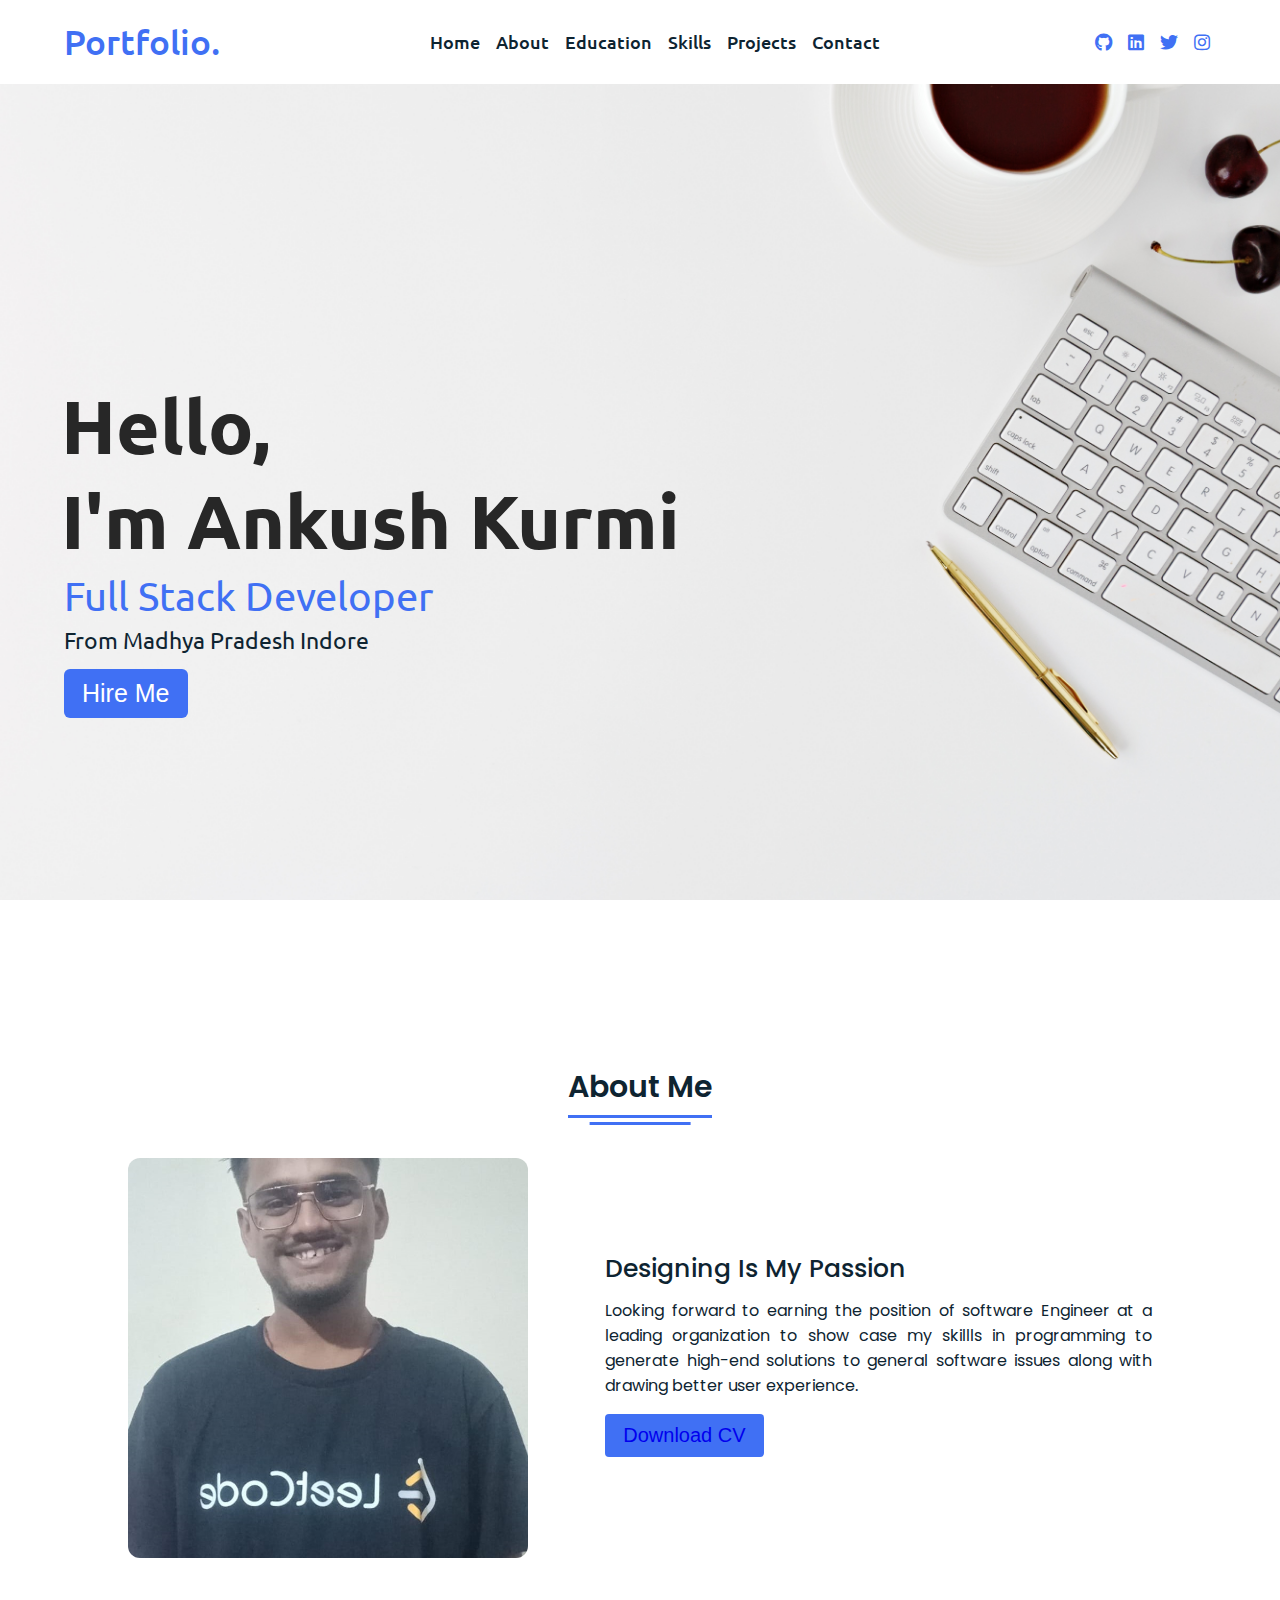
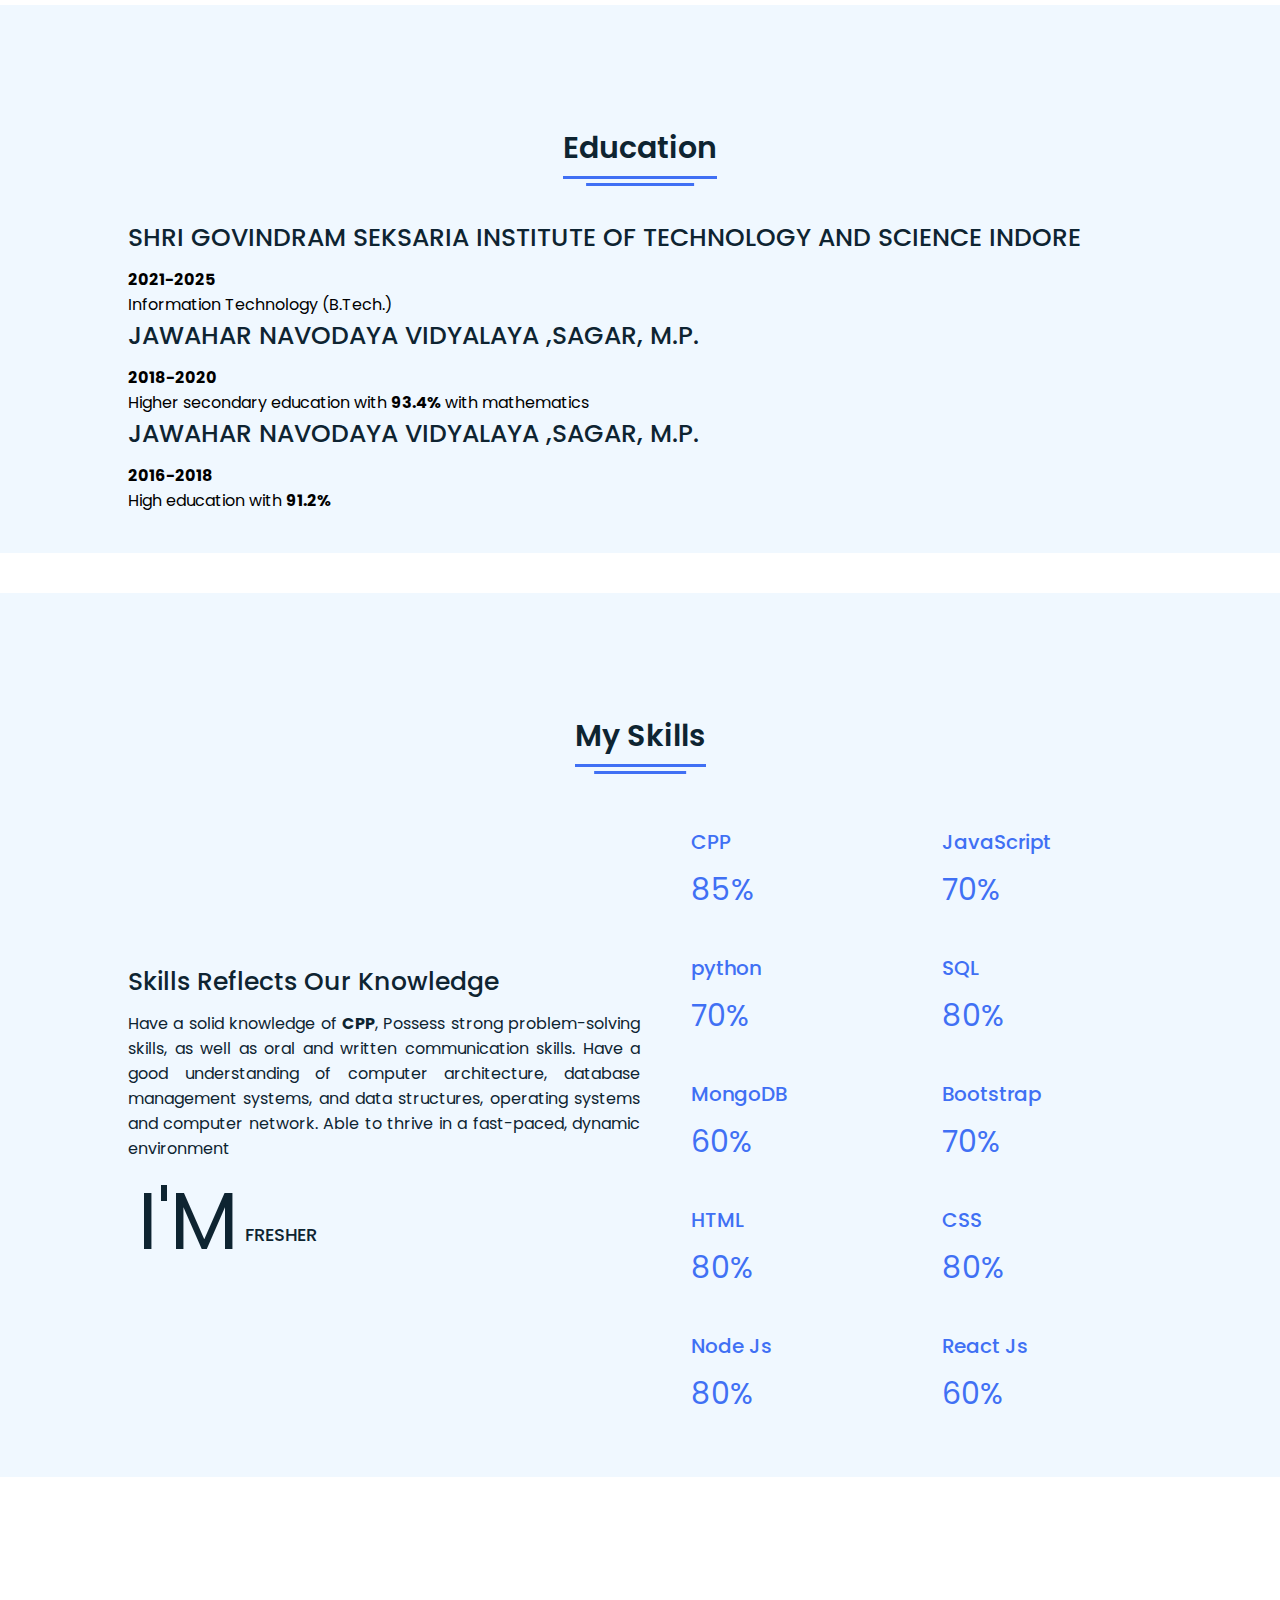
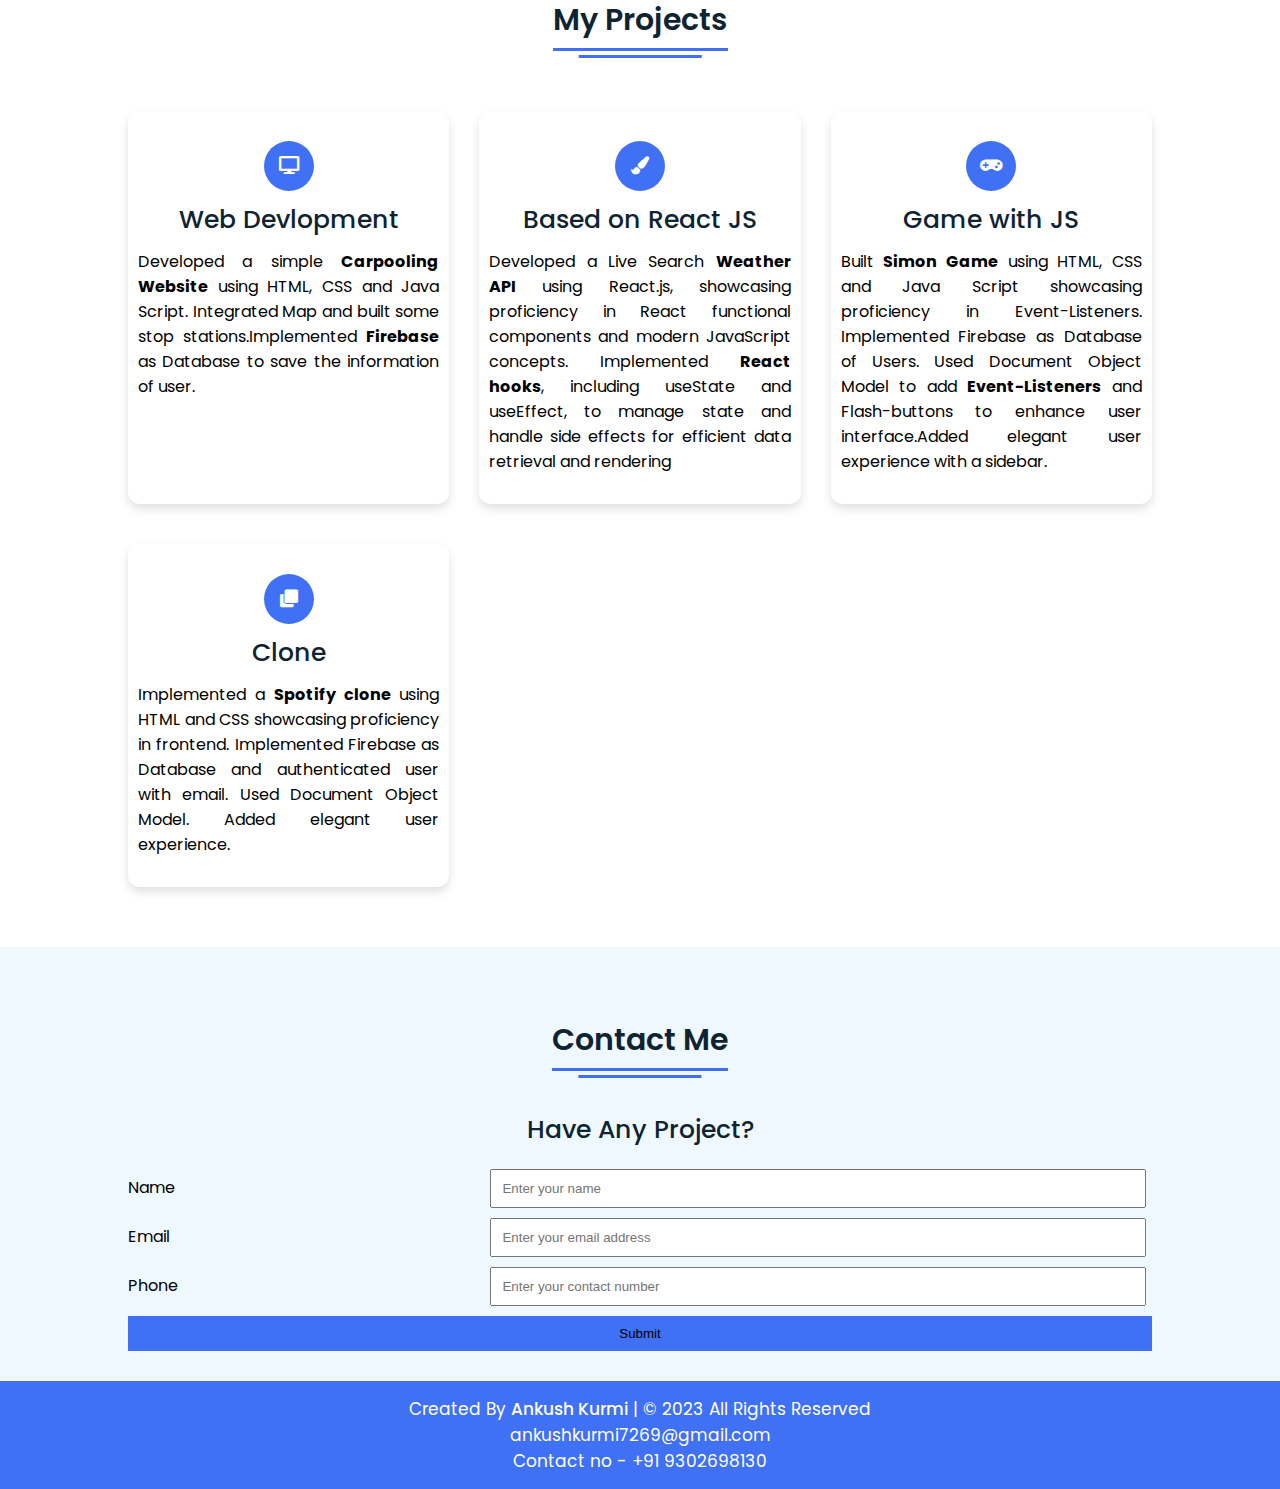
<file: index.html>
<!DOCTYPE html>
<html lang="en" dir="ltr">
  <head>
    <meta charset="UTF-8" />
    <title>Ankush Kurmi</title>
    <link rel="icon" href="arvind kurmi.png">
    <link rel="stylesheet" href="style.css" />
    <!-- Fontawesome CDN Link -->
    <link rel="stylesheet" href="https://cdnjs.cloudflare.com/ajax/libs/font-awesome/5.15.2/css/all.min.css" />
    <link href="https://cdn.jsdelivr.net/npm/bootstrap@5.3.1/dist/css/bootstrap.min.css" rel="stylesheet" integrity="sha384-4bw+/aepP/YC94hEpVNVgiZdgIC5+VKNBQNGCHeKRQN+PtmoHDEXuppvnDJzQIu9" crossorigin="anonymous">
    <meta name="viewport" content="width=device-width, initial-scale=1.0" />
  </head>
  <body>
    <!-- navgaition menu -->
    <nav>
      <div class="navbar">
        <div class="logo"><a href="#">Portfolio.</a></div>
        <ul class="menu">
          <li><a href="#home">Home</a></li>
          <li><a href="#about">About</a></li>
          <li><a href="#education">Education</a></li>
          <li><a href="#skills">Skills</a></li>
          <li><a href="#projects">Projects</a></li>
          <li><a href="#contact">Contact</a></li>

          <!-- sidebar cancel button  -->
          <!-- <div class="cancel-btn">
            <i class="fas fa-times">cancel</i>
          </div> -->
        </ul>
        <div class="media-icons">
          <a href="https://github.com/ankush9302"><i class="fab fa-github"></i></a>
          <a href="https://www.linkedin.com/in/ankush-kurmi-it211016/"><i class="fab fa-linkedin"></i></a>
          <a href="#"><i class="fab fa-twitter"></i></a>
          <a href="#"><i class="fab fa-instagram"></i></a>
        </div>
      </div>
      <div class="menu-btn">
        <i class="fas fa-bars"></i>
      </div>
    </nav>

    <!-- Home Section Start -->
    <section class="home" id="home">
      <div class="home-content">
        <div class="text">

          <div class="text-two">
            <span id="helloTag">Hello,</span> 
           <br>I'm Ankush Kurmi</div>
          <div class="text-three">Full Stack Developer</div>
          <div class="text-four">From Madhya Pradesh Indore</div>
        <div class="button" id="homebtn">
          <button><a href='mailto:arvindkurmisirvaiya@gmail.com' style="text-decoration: none;">Hire Me</a></button>
          </div>
        </div>
      </div>
    </section>

    <!-- About Section Start -->
    <section class="about" id="about">
      <div class="content">
        <div class="title"><span>About Me</span></div>
        <div class="about-details">
          <div class="left">
            <img src="WhatsApp Image 2024-06-17 at 22.45.10_7fd39d85.jpg" alt="MY_PIC" />
          </div>
          <div class="right">
            <div class="topic">Designing Is My Passion</div>
            <p>
          Looking forward to earning the position of software Engineer at a leading organization to show case my skillls in programming to generate high-end solutions to general software issues along with drawing better user experience.
            </p>

            <div class="button">
              <button><a href="Ankush_Kurmi_Resume.pdf" download  class="text-light" style="text-decoration: none;">Download CV</a></button>
            </div>
          </div>
        </div>
      </div>
    </section>

    <!-- this is education field -->
    <section class="skills" id="education">
      <div class="content">
        <div class="title"><span>Education</span></div>

          <div class="text">
            <div class="topic">SHRI GOVINDRAM SEKSARIA INSTITUTE OF TECHNOLOGY AND SCIENCE INDORE</div>
            <p><b>2021-2025</b></p>
            <p>Information Technology (B.Tech.)</p>
            </div>
            <div class="text">
              <div class="topic"> JAWAHAR NAVODAYA VIDYALAYA ,SAGAR, M.P.</div>
              <p><b>2018-2020</b></p>
              <p>Higher secondary education with <b>93.4%</b> with mathematics</p>
            </div>
            <div class="text">
              <div class="topic">JAWAHAR NAVODAYA VIDYALAYA ,SAGAR, M.P.</div>
              <p><b>2016-2018</b></p>
              <p>High education with <b>91.2%</b></p>
            </div>
          </div>
        </div>
      </div>
    </section>



    <!-- My Skill Section Start -->
    <!-- Section Tag and Other Div will same where we need to put same CSS -->
    <section class="skills" id="skills">
      <div class="content">
        <div class="title"><span>My Skills</span></div>
        <div class="skills-details">
          <div class="text">
            <div class="topic">Skills Reflects Our Knowledge</div>
            <p>Have a solid knowledge of <b>CPP</b>, Possess strong problem-solving skills, as well as oral and written communication skills. Have a good understanding of computer architecture, database management systems, and data structures, operating systems and computer network. Able to thrive in a fast-paced, dynamic environment</p>
            <div class="experience">
              <div class="num">I'M</div>
              <div class="exp">
                <br />
              FRESHER
              </div>
            </div>
          </div>
          <div class="boxes">
            <div class="box">
                <div class="topic">CPP</div>
                <div class="per">85%</div>
              </div>
              <div class="box">
                <div class="topic">JavaScript</div>
                <div class="per">70%</div>
              </div>
              <div class="box">
                <div class="topic">python</div>
                <div class="per">70%</div>
              </div>
              <div class="box">
                <div class="topic">SQL</div>
                <div class="per">80%</div>
              </div>
              <div class="box">
                <div class="topic">MongoDB</div>
                <div class="per">60%</div>
              </div>
              <div class="box">
                <div class="topic">Bootstrap</div>
                <div class="per">70%</div>
              </div>
            <div class="box">
              <div class="topic">HTML</div>
              <div class="per">80%</div>
            </div>
            <div class="box">
              <div class="topic">CSS</div>
              <div class="per">80%</div>
            </div>
            <div class="box">
              <div class="topic">Node Js</div>
              <div class="per">80%</div>
            </div>
            <div class="box">
              <div class="topic">React Js</div>
              <div class="per">60%</div>
            </div>
          </div>
        </div>
      </div>
    </section>

    <!-- My Services Section Start -->
    <section class="services" id="projects">
      <div class="content">
        <div class="title"><span>My Projects</span></div>
        <div class="boxes">
          <div class="box">
            <div class="icon">
              <i class="fas fa-desktop"></i>
            </div>
            <div class="topic">Web Devlopment</div>
            <p class="para">Developed a simple <b>Carpooling Website</b>  using HTML, CSS and Java Script. Integrated Map and built some stop stations.Implemented <b>Firebase</b> as Database to save the information of user.</p>
           <!-- <h5 ><button class="btn para"> <a href="http://eshopper1.pythonanywhere.com" style="color:blue;">Link To See My Project</a></button></h5> -->
          </div>
          <div class="box">
            <div class="icon">
              <i class="fas fa-paint-brush"></i>
            </div>
            <div class="topic">Based on React JS</div>
            <p class="para">Developed a Live Search <b>Weather API</b> using React.js, showcasing proficiency in React functional components and modern JavaScript concepts. Implemented <b>React hooks</b>, including useState and useEffect, to manage state and handle side effects  for efficient data retrieval and rendering</p>
          </div>
          <div class="box">
            <div class="icon">
              <i class="fa fa-gamepad"></i>
            </div>
            <div class="topic">Game with JS</div>
            <p class="para">Built <b>Simon Game</b> using HTML, CSS and Java Script showcasing proficiency in Event-Listeners. Implemented Firebase as Database of Users. Used Document Object Model to add <b>Event-Listeners</b> and Flash-buttons to enhance user interface.Added elegant user experience with a sidebar.
                </p>
          </div>
          <div class="box">
            <div class="icon">
              <i class="fa fa-clone"></i>
            </div>
            <div class="topic">Clone</div>
            <p class="para">Implemented a <b>Spotify clone</b> using HTML and CSS showcasing proficiency in frontend. Implemented Firebase as Database and authenticated user with email. Used Document Object Model. Added elegant user experience.
                </p>
          </div>
        </div>
      </div>
    </section>

    <!-- Contact Me section Start -->
    <section class="contact" id="contact">
      <div class="content">
        <div class="title"><span>Contact Me</span></div>
        <div class="text">
          <div class="topic">Have Any Project?</div>
        </div>
        <form action="#" method="post" class="mainform" >
            <!-- <input type="hidden" name="csrfmiddlewaretoken" value="xE79pUY4ZQGcRsDZk2jF55QU8jnfw4EwWL79mzMLf830xiR7sL467ScRlJhWT4LS"> -->
            <label for="">Name</label>
            <input type="text" name="name" placeholder="Enter your name" required values="">
            <br>
            <label for="">Email</label>
            <input type="email" name="email" placeholder="Enter your email address" required values="">
            <br>
            <label for="">Phone</label>
            <input type="number" name="phone" placeholder="Enter your contact number" required values="">
            <br>
            <button type="submit" class="text-light">Submit</button>
        </form>
      </div>
    </section>

    <!-- Footer Section Start -->
    <footer>
      <div class="text">
        <span>Created By <a href="#">Ankush Kurmi</a> | &#169; 2023 All Rights Reserved <br> ankushkurmi7269@gmail.com <br> Contact no - +91 9302698130</span>
      </div>
    </footer>
    <script src="https://cdn.jsdelivr.net/npm/bootstrap@5.3.1/dist/js/bootstrap.bundle.min.js" ></script>
    <script src="app.js"></script>
  </body>
</html>
</file>
<file: style.css>
/* Google Font CDN Link */
@import url('https://fonts.googleapis.com/css2?family=Poppins:wght@400;500;600;700&family=Ubuntu:wght@400;500;700&display=swap');
*{
  margin: 0;
  padding: 0;
  box-sizing: border-box;
  text-decoration: none;
  scroll-behavior: smooth;
}

/* Custom Scroll Bar CSS */
::-webkit-scrollbar {
    width: 10px;
}
::-webkit-scrollbar-track {
    background: #f1f1f1;
}
::-webkit-scrollbar-thumb {
    background: #6e93f7;
    border-radius: 12px;
    transition: all 0.3s ease;
}

::-webkit-scrollbar-thumb:hover {
    background: #4070f4;
}
/* navbar styling */
nav{
  width: 100%;
  padding: 20px 0;
  z-index: 998;
  transition: all 0.3s ease;
  font-family: 'Ubuntu', sans-serif;
}
nav.sticky{
  background: #4070f4;
  padding: 13px 0;
}
nav .navbar{
  width: 90%;
  display: flex;
  justify-content: space-between;
  align-items: center;
  margin: auto;
}
nav .navbar .logo a{
  font-weight: 500;
  font-size: 35px;
  color: #4070f4;
}
nav.sticky .navbar .logo a{
  color: #fff;
}
nav .navbar .menu{
  display: flex;
  position: relative;
}
nav .navbar .menu li{
  list-style: none;
  margin: 0 8px;
}
.navbar .menu a{
  font-size: 18px;
  font-weight: 500;
  color: #0E2431;
  padding: 6px 0;
  transition: all 0.4s ease;
}
.navbar .menu a:hover{
  color: #4070f4;
}
nav.sticky .menu a{
  color: #FFF;
}
nav.sticky .menu a:hover{
  color: #0E2431;
}
.navbar .media-icons a{
  color: #4070f4;
  font-size: 18px;
  margin: 0 6px;
}
nav.sticky .media-icons a{
  color: #FFF;
}

/* Side Navigation Menu Button CSS */
nav .menu-btn,
.navbar .menu .cancel-btn{
  position: absolute;
  color: #fff;
  right: 30px;
  top: 20px;
  font-size: 20px;
  cursor: pointer;
  transition: all 0.3s ease;
  display: none;
}
nav .menu-btn{
  color: #4070f4;
}
nav.sticky .menu-btn{
  color: #FFF;
}
.navbar .menu .menu-btn{
  color: #fff;
}

/* home section styling */
.home{
  height: 100vh;
  width: 100%;
  background: url("background.jpg") no-repeat;
  background-size: cover;
  background-position: center;
  background-attachment: fixed;
  font-family: 'Ubuntu', sans-serif;
}
.home .home-content{
  width: 90%;
  height: 100%;
  margin: auto;
  display: flex;
  flex-direction: column;
  justify-content: center;
}
.home .text-one{
  font-size: 25px;
  color: #0E2431;
}
.home .text-two{
  color: rgb(39, 39, 39);
  font-size: 75px;
  font-weight: 600;
  margin-left: -3px;
}
.home .text-three{
  font-size: 40px;
  margin: 5px 0;
  color: #4070f4;
}
.home .text-four{
  font-size: 23px;
  margin: 5px 0;
  color: #0E2431;
}
.home .button{
  margin: 14px 0;
}
.home .button button{
  outline: none;
  padding: 8px 16px;
  border-radius: 6px;
  font-size: 25px;
  font-weight: 400;
  background: #4070f4;
  color: #fff;
  cursor: pointer;
  border: 2px solid transparent;
  transition: all 0.4s ease;
}
.home .button button a{
  color: white;
}
.home .button button:hover{
  border-color: #4070f4;
  background-color: #fff;
  color: #4070f4;
}
.home .button button a:hover{
  color: #4070f4;
}

/* About Section Styling */
/* Those Elements Where We Have Apply Same CSS,
 I'm Selecting Directly 'Section Tag' and 'Class'  */
section{
  padding-top: 40px;
}
section .content{
  width: 80%;
  margin: 40px auto;
  font-family: 'Poppins', sans-serif;
}
.about .about-details{
  display: flex;
  justify-content: space-between;
  align-items: center;
}
section .title{
  display: flex;
  justify-content: center;
  margin-bottom: 40px;
}
section .title span{
  color: #0E2431;
  font-size: 30px;
  font-weight: 600;
  position: relative;
  padding-bottom: 8px;
}
section .title span::before,
section .title span::after{
  content: '';
  position: absolute;
  height: 3px;
  width: 100%;
  background: #4070f4;
  left: 0;
  bottom: 0;
}
section .title span::after{
  bottom: -7px;
  width: 70%;
  left: 50%;
  transform: translateX(-50%);
}
.about .about-details .left{
  width: 45%;
}
.about .left img{
  height: 400px;
  width: 400px;
  object-fit: cover;
  border-radius: 12px;
}
.about-details .right{
  width: 55%;
  margin-left: 30px;
}
section  .topic{
  color: #0E2431;
  font-size: 25px;
  font-weight: 500;
  margin-bottom: 10px;
}
.about-details .right p{
  text-align: justify;
  color: #0E2431;
}
section .button{
  margin: 16px 0;
}
section .button button{
  outline: none;
  padding: 8px 16px;
  border-radius: 4px;
  font-size: 20px;
  font-weight: 400;
  background: #4070f4;
  color: #fff;
  border: 2px solid transparent;
  cursor: pointer;
  transition: all 0.4s ease;
}
section .button button:hover{
  border-color: #4070f4;
  background-color: blue;
  /* color:green; */
}

 /* My Skills CSS */
 .skills{
   background: #F0F8FF;
 }
 .skills .content{
   padding: 40px 0;
 }
 .skills .skills-details{
   display: flex;
   justify-content: space-between;
   align-items: center;
 }
 .skills-details .text{
   width: 50%;
 }
 .skills-details p{
   color: #0E2431;
   text-align: justify;
 }
.skills .skills-details .experience{
  display: flex;
  align-items: center;
  margin: 0 10px;
}
.skills-details .experience .num{
  color: #0E2431;
  font-size: 80px;
}
.skills-details .experience .exp{
  color: #0E2431;
  margin-left: 20px;
  font-size: 18px;
  font-weight: 500;
  margin: 0 6px;
}
.skills-details .boxes{
  width: 45%;
  display: flex;
  flex-wrap: wrap;
  justify-content: space-between;
}
.skills-details .box{
  width: calc(100% / 2 - 20px);
  margin: 20px 0;
}
.skills-details .boxes .topic{
  font-size: 20px;
  color: #4070f4;
}
.skills-details .boxes .per{
  font-size: 30px;
  color: #4070f4;
}

/* My Services CSS */
.services .boxes{
  display: flex;
  flex-wrap: wrap;
  justify-content: space-between;
}
.services .boxes .box{
  margin: 20px 0;
  width: calc(100% / 3 - 20px);
  text-align: center;
  border-radius: 12px;
  padding: 30px 10px;
  box-shadow: 0 5px 10px rgba(0, 0, 0, 0.12);
  cursor: default;
  transition: all 0.4s ease;
}
.services .boxes .box:hover{
  background: #4070f4;
  color: #fff;
}
.services .boxes .box .icon{
  height: 50px;
  width: 50px;
  background: #4070f4;
  border-radius: 50%;
  text-align: center;
  line-height: 50px;
  font-size: 18px;
  color: #fff;
  margin: 0 auto 10px auto;
  transition: all 0.4s ease;
}
.boxes .box:hover .icon{
  background-color: #fff;
  color: #4070f4;
}
.services .boxes .box:hover .topic,
.services .boxes .box:hover p{
  color: #0E2431;
  transition: all 0.4s ease;
}
.services .boxes .box:hover .topic,
.services .boxes .box:hover p{
  color: #fff;
}
/* Contact Me CSS */
.contact{
  background: #F0F8FF;

}
.contact .content{
  margin: 0 auto;
  padding: 30px 0;
}
.contact .text{
  width: 80%;
  text-align: center;
  margin: auto;
}

/* Footer CSS */
footer{
  background: #4070f4;
  padding: 15px 0;
  text-align: center;
  font-family: 'Poppins', sans-serif;
}
footer .text span{
  font-size: 17px;
  font-weight: 400;
  color: #fff;
}
footer .text span a{
  font-weight: 500;
  color: #FFF;
}
footer .text span a:hover{
  text-decoration: underline;
}
/* Scroll TO Top Button CSS */
.scroll-button a{
  position: fixed;
  bottom: 20px;
  right: 20px;
  color: #fff;
  background: #4070f4;
  padding: 7px 12px;;
  font-size: 18px;
  border-radius: 6px;
  box-shadow: rgba(0, 0, 0, 0.15);
  display: none;
}

/* Responsive Media Query */
@media (max-width: 1190px) {
  section .content{
    width: 85%;
  }
}
@media (max-width: 1000px) {
  .about .about-details{
    justify-content: center;
    flex-direction: column;
  }
  .about .about-details .left{
    display: flex;
    justify-content: center;
    width: 100%;
  }
  .about-details .right{
    width: 90%;
    margin: 40px 0;
  }
  .services .boxes .box{
    margin: 20px 0;
    width: calc(100% / 2 - 20px);
  }
}
@media (max-width: 900px) {
  .about .left img{
    height: 350px;
    width: 350px;
  }
}

@media (max-width: 750px) {
  nav .navbar{
    width: 90%;
  }
  nav .navbar .menu{
    position: fixed;
    left: -100%;
    top: 0;
    background: #0E2431;
    height: 100vh;
    max-width: 400px;
    width: 100%;
    padding-top: 60px;
    flex-direction: column;
    align-items: center;
    transition: all 0.5s ease;
  }
  .navbar.active .menu{
    left: 0;
  }
  nav .navbar .menu a{
    font-size: 23px;
    display: block;
    color: #fff;
    margin: 10px 0;
  }
  nav.sticky .menu a:hover{
    color: #4070f4;
  }
  nav .navbar .media-icons{
    display: none;
  }
  nav .menu-btn,
  .navbar .menu .cancel-btn{
    display: block;
  }
  .home .text-two{
    font-size: 65px;
  }
  .home .text-three{
    font-size: 35px;
  }
  .skills .skills-details{
    align-items: center;
    justify-content: center;
    flex-direction: column;
  }
  .skills-details .text{
    width: 100%;
    margin-bottom: 50px;
  }
  .skills-details .boxes{
    justify-content: center;
    align-items: center;
    width: 100%;
  }
  .services .boxes .box{
    margin: 20px 0;
    width: 100%;
  }
  .contact .text{
    width: 100%;
}
}

@media (max-width: 500px){
  .home .text-two{
    font-size: 55px;
  }
  .home .text-three{
    font-size: 33px;
  }
  .skills-details .boxes .per{
    font-size: 50px;
    color: #4070f4;
  }
}
.para{
    text-align: justify;
}

.mainform{
    margin-top: 20px;
}
.mainform label{
    display: inline-block;
    width: 35%;
}
.mainform input{
    width: 64%;
    padding: 10px 10px;
    margin-bottom: 10px;
}
.mainform button{
    width: 100%;
    background-color: #4070f4;
    border: none;
    padding: 10px;
}
h1 {
  font-family: 'Source Code Pro', ;
 display: inline-block;
 font-size: 30.5px;
 border-right: 3px solid;
 white-space: nowrap;
 overflow: hidden;
 width: 18%;
 animation: typing 5s steps(22, end),
            blink-caret 1s step-end infinite;
 @media only screen and (min-width: 768px) {
   /* For tablets: */
   font-family: monospace;
   font-size: 54px;
   border-right: 4px solid;
   animation: typing 5s steps(21, end),
            blink-caret 1s step-end infinite;
 }
}

@keyframes blink-caret { 50% { border-color: transparent; } }
@keyframes typing { from { width: 0; } }
@keyframes fadeIn {
    from { opacity: 0; }
      to { opacity: 1; }
}
</file>
